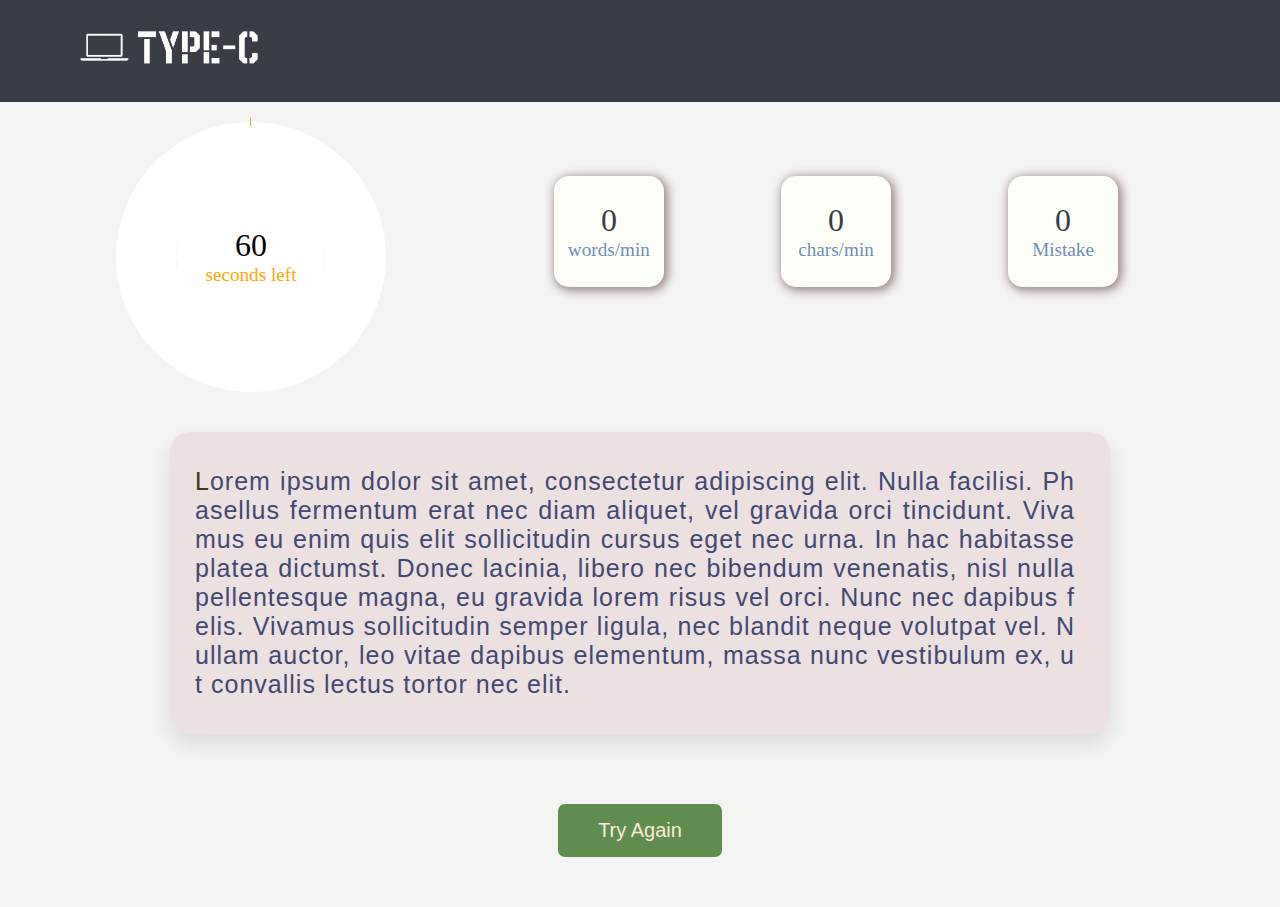
<file: index.html>
<!DOCTYPE html>
<html lang="en">

<head>
    <meta charset="UTF-8">
    <meta name="viewport" content="width=device-width, initial-scale=1.0">
    <title>Typing</title>
    <link rel="stylesheet" href="new.css">
</head>

<body>
    <Header>
        <div class="logo">
            <img src="logo.png" alt="logo">
        </div>
    </Header>
    <section>
        <input type="text" class="input-field">
        <div class="wrapper">
            <div class="info">
                <div class="outer">
                    <div class="inner">
                        <span class="bigText">60</span>
                        <p class="text" style="color: orange;">seconds left</p>
                    </div>
                </div>
                <svg xmlns="http://www.w3.org/2000/svg" xmlns:xlink="http://www.w3.org/1999/xlink" viewbox="0 0 100 100">
                    <circle cx="50" cy="50" r="30" pathLength="1"/>
                </svg>
            </div>
            <div class="performance">
                <div class="wpm box">
                    <span class="bigText">0</span>
                    <p class="text">words/min</p>
                </div>
                <div class="cpm box">
                    <span class="bigText">0</span>
                    <p class="text">chars/min</p>
                </div>
                <div class="mistake box">
                    <span class="bigText">0</span>
                    <p class="text">Mistake</p>
                </div>
            </div>
        </div>
    </section>
    <section>
        <div class="wrapper2">
            <div class="typing-text">
                <p></p>
            </div>
        </div>
    </section>
    <footer>
        <button class="button">Try Again</button>
    </footer>
    <script src="paragraph.js"></script>
    <script src="new.js"></script>
</body>

</html>
</file>
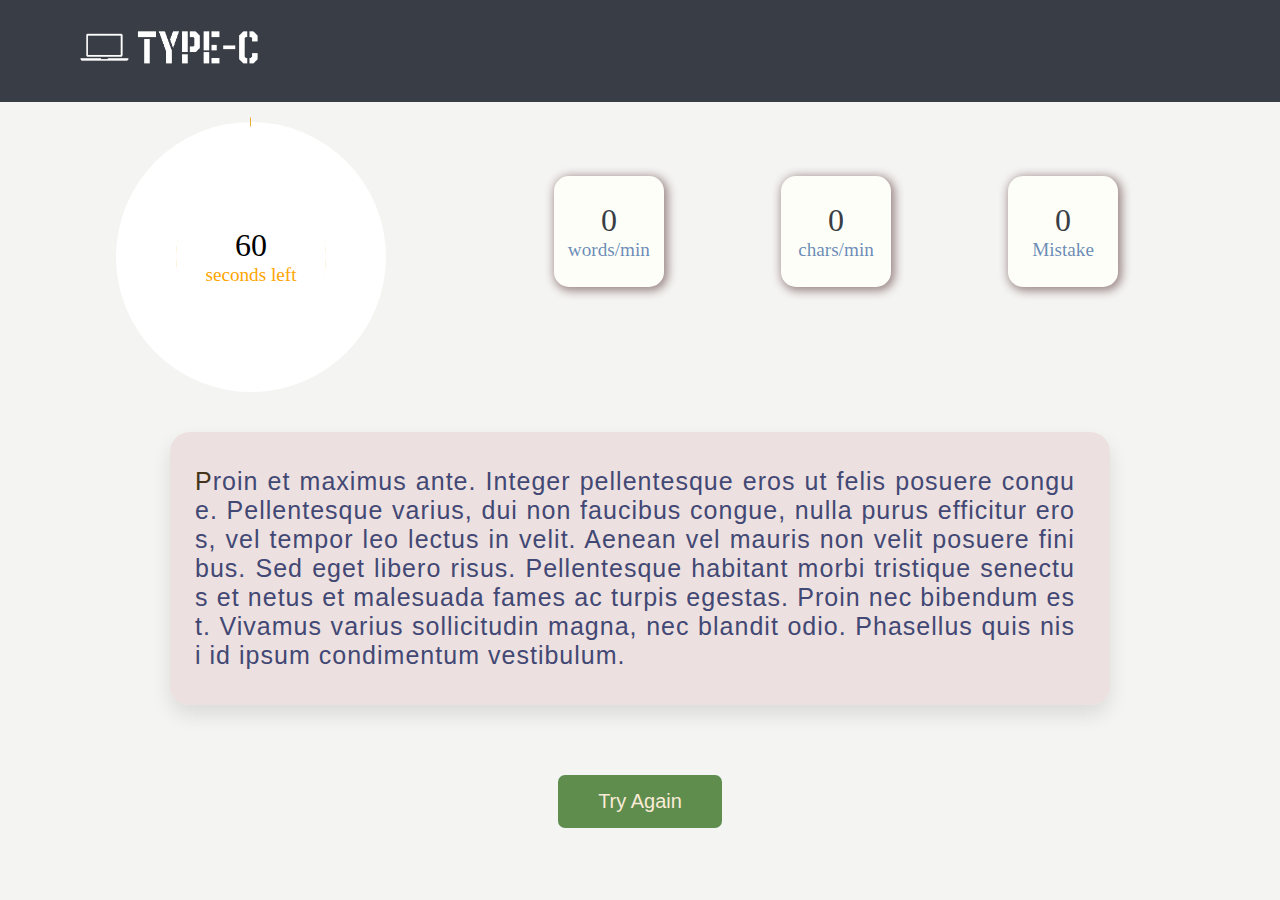
<file: new.html>
<!DOCTYPE html>
<html lang="en">

<head>
    <meta charset="UTF-8">
    <meta name="viewport" content="width=device-width, initial-scale=1.0">
    <title>Typing</title>
    <link rel="stylesheet" href="new.css">
</head>

<body>
    <Header>
        <div class="logo">
            <img src="logo.png" alt="logo">
        </div>
    </Header>
    <section>
        <input type="text" class="input-field">
        <div class="wrapper">
            <div class="info">
                <div class="outer">
                    <div class="inner">
                        <span class="bigText">60</span>
                        <p class="text" style="color: orange;">seconds left</p>
                    </div>
                </div>
                <svg xmlns="http://www.w3.org/2000/svg" xmlns:xlink="http://www.w3.org/1999/xlink" viewbox="0 0 100 100">
                    <circle cx="50" cy="50" r="30" pathLength="1"/>
                </svg>
            </div>
            <div class="performance">
                <div class="wpm box">
                    <span class="bigText">0</span>
                    <p class="text">words/min</p>
                </div>
                <div class="cpm box">
                    <span class="bigText">0</span>
                    <p class="text">chars/min</p>
                </div>
                <div class="mistake box">
                    <span class="bigText">0</span>
                    <p class="text">Mistake</p>
                </div>
            </div>
        </div>
    </section>
    <section>
        <div class="wrapper2">
            <div class="typing-text">
                <p></p>
            </div>
        </div>
    </section>
    <footer>
        <button class="button">Try Again</button>
    </footer>
    <script src="paragraph.js"></script>
    <script src="new.js"></script>
</body>

</html>
</file>
<file: new.css>
*{
    margin: 0;
    padding: 0;
    box-sizing: border-box;
    /* overflow: hidden; */
}

.logo img{
    height: 3.5rem;
}

.logo{
    padding: 1.3rem;
    padding-left: 4.375rem;
    background-color: #393E46;
}

.input-field{
    z-index: 999;
    opacity: 0;
    position: absolute;
}

::selection {
    color: #fff;
    background: #4CAF50;
}

.wrapper{
    display: flex;
    align-items: center;
    justify-content: space-between;
    margin: 1.875rem;
    margin-left: 5rem;
}

.info{
    display: flex;
    align-items: center;
    justify-content: center;
    width: 30%;
    margin-top: 3.125rem;
}

.outer{
    border-radius: 50%;
    display: flex;
    align-items: center;
    justify-content: center;
    height: 9.375rem;
    width: 9.375rem;
    background-color: rgb(241, 188, 89);
    z-index: 999;
}

.inner{
    display: flex;
    align-items: center;
    justify-content: center;
    height: 10.938rem;
    width: 10.938rem;
    border-radius: 50%;
    background-color: white;
    display: flex;
    flex-direction: column;
}  

.performance{
    display: flex;
    align-items: center;
    justify-content: space-evenly;
    margin-left: 0.938rem;
    margin-right: 0.938rem;
    width: 70%;
}

.box{
    display: flex;
    align-items: center;
    justify-content: center;
    flex-direction: column;
    height: 2.92cm;
    width: 2.92cm;
    color: #393E46;
    border-radius: 15px;
    box-shadow: 2px 2px 10px 2px rgb(156, 137, 137);
    background-color: #fefef8;
}

.bigText{
    font-size: xx-large;
}
.text{
    font-size:1.20rem;
    color: #205395ad;
}


.wrapper2{
    background-color: #ecdcdcd1;
    margin-top: 6.25rem;
    margin-left: 10.625rem;
    margin-right: 10.625rem;
    margin-bottom: 4.375rem;
    border-radius: 1.25rem;
    padding: 2.188rem;
    padding-left: 1.563rem;
    box-shadow: 0 10px 20px rgba(0, 0, 0, 0.1);
}

.typing-text p {
    font-size: 1.563rem;
    text-align: justify;
    letter-spacing: 0.063rem;
    word-break: break-all;
    color: #424874;
    font-family:  'Segoe UI', Roboto, Oxygen, Ubuntu, Cantarell, 'Open Sans', 'Helvetica Neue', sans-serif;
}

.typing-text p span{
    position: relative;
}

.typing-text p span.correct {
    color: #4CAF50;
}

.typing-text p span.incorrect {
    color: #FF5722;
}

.typing-text::-webkit-scrollbar {
    width: 0;
}

.typing-text p span.active {
    color: #453419;
}

.typing-text p span.active::before {
    position: absolute;
    content: "";
    height: 0.125rem;
    width: 100%;
    bottom: 0;
    left: 0;
    opacity: 0;
    border-radius: 0.313rem;
    background: #453419;
    animation: blink 1s ease-in-out infinite;
}

@keyframes blink {
    50% {
        opacity: 1;
    }
}

footer{
    display: flex;
    align-items: center;
    justify-content: center;

}

body{
    background-color: #F4F4F2;
}

.button{
    background: #5F8D4E;
    color: antiquewhite;
    border: none;
    font-size: 1.25rem;
    margin-bottom: 3.125rem;
    padding: 15px 40px 15px 40px;
    border-radius: 7px;
}

button:active {
    transform: scale(0.97);
}


circle {
    display: flex;
    align-items: center;
    stroke: rgb(235, 173, 51);
    stroke-width: 2;
    fill: white;
    stroke-dasharray: 1;
    stroke-dashoffset: 1;
    
}

circle.start{
    animation: dash 60s linear;
}

  
@keyframes dash {
    from {
      stroke-dashoffset: 2;
    }
    to {
      stroke-dashoffset: 1;
    }
}
  
svg {
    height: 50vh;
    display: block;
    transform: rotate(-90deg);
    position: absolute;
    z-index: 0;
    margin: auto;
}


@media (max-width: 641px) {
    

    .wrapper{
        display: flex;
        flex-direction: column;
        gap: 3rem;
    }

    .performance{
        display: flex;
        flex-direction: row;
        gap: 2rem;
    }

    .wrapper2{
        margin-left: 3rem;
        margin-right: 3rem;
    }

}
</file>
